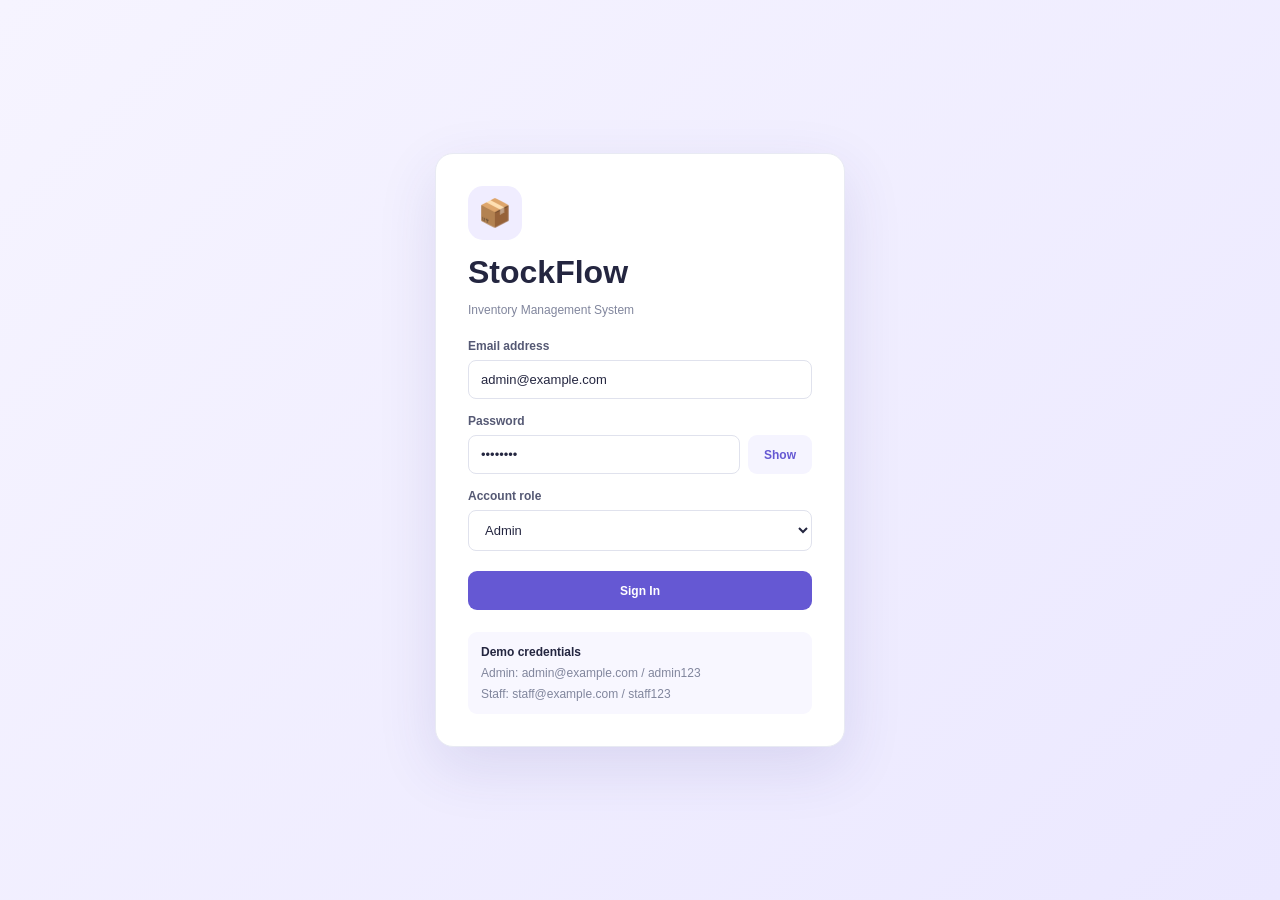
<file: Day-25/index.html>
<!DOCTYPE html>
<html lang="en">
<head>
    <meta charset="UTF-8">
    <meta name="viewport" content="width=device-width, initial-scale=1">
    <title>StockFlow | Inventory Management</title>
    <link rel="stylesheet" href="css/style.css">
</head>
<body>
    <div class="app-layout">
        <aside class="sidebar">
            <a class="brand" href="index.html">📦 StockFlow</a>

            <nav class="navigation">
                <a href="#dashboard" class="active">▦ Dashboard</a>
                <a href="#products">📦 Products</a>
                <a href="#categories">▤ Categories</a>
                <a href="#suppliers">♙ Suppliers</a>
                <a href="#sales">↗ Sales</a>
                <a href="#stock">⇅ Stock Management</a>
                <a href="reports.html">📊 Reports & Export</a>
            </nav>

            <div class="sidebar-bottom">
                <div id="currentUser" class="muted"></div>
                <button id="logoutButton" class="btn btn-light full-width">Log Out</button>
            </div>
        </aside>

        <main class="main-content">
            <header class="page-header">
                <div>
                    <p class="eyebrow">INVENTORY MANAGEMENT</p>
                    <h1 id="pageTitle">Dashboard</h1>
                    <p class="muted">Manage products, stock and sales in one place.</p>
                </div>
                <button class="btn btn-primary" id="openReports">View Reports ↗</button>
            </header>

            <section id="dashboard" class="app-section">
                <div class="stat-grid">
                    <article class="stat-card"><span>Total Products</span><h2 id="dashProducts">0</h2></article>
                    <article class="stat-card"><span>Total Stock Units</span><h2 id="dashStock">0</h2></article>
                    <article class="stat-card"><span>Low-Stock Products</span><h2 id="dashLow">0</h2></article>
                    <article class="stat-card"><span>Total Suppliers</span><h2 id="dashSuppliers">0</h2></article>
                    <article class="stat-card"><span>Sales Revenue</span><h2 id="dashRevenue">₹0</h2></article>
                </div>

                <div class="panel">
                    <div class="section-heading">
                        <div><h2>Inventory Overview</h2><p class="muted">Current saved products</p></div>
                        <button class="btn btn-light" id="dashboardRefresh">Refresh</button>
                    </div>
                    <div class="table-wrap">
                        <table>
                            <thead><tr><th>ID</th><th>Product</th><th>Category</th><th>Price</th><th>Stock</th><th>Status</th></tr></thead>
                            <tbody id="dashboardTable"></tbody>
                        </table>
                    </div>
                </div>
            </section>

            <section id="products" class="app-section">
                <div class="panel">
                    <div class="section-heading"><div><h2>Product Management</h2><p class="muted">Add, edit and delete products.</p></div></div>
                    <form id="productForm" class="form-grid">
                        <input type="hidden" id="productId">
                        <div><label for="productName">Product name</label><input id="productName" required minlength="3"></div>
                        <div><label for="productCategory">Category</label><select id="productCategory" required></select></div>
                        <div><label for="productPrice">Unit price (₹)</label><input id="productPrice" type="number" min="0.01" step="0.01" required></div>
                        <div><label for="productStock">Stock quantity</label><input id="productStock" type="number" min="0" required></div>
                        <div><label for="productMinimum">Minimum stock</label><input id="productMinimum" type="number" min="0" value="10" required></div>
                        <div><label for="productSupplier">Supplier</label><input id="productSupplier" placeholder="Supplier name"></div>
                        <div class="span-all"><label for="productDescription">Description</label><textarea id="productDescription" minlength="3" rows="2"></textarea></div>
                        <div class="span-all form-actions">
                            <button class="btn btn-primary" type="submit" id="saveProduct">Add Product</button>
                            <button class="btn btn-light" type="button" id="cancelProduct">Clear</button>
                        </div>
                    </form>
                    <div class="toolbar"><input id="productSearch" placeholder="Search products..."></div>
                    <div class="table-wrap">
                        <table>
                            <thead><tr><th>ID</th><th>Product</th><th>Category</th><th>Price</th><th>Stock</th><th>Status</th><th>Actions</th></tr></thead>
                            <tbody id="productsTable"></tbody>
                        </table>
                    </div>
                </div>
            </section>

            <section id="categories" class="app-section">
                <div class="panel">
                    <h2>Category Management</h2>
                    <form id="categoryForm" class="form-grid">
                        <input id="categoryId" type="hidden">
                        <div><label for="categoryName">Category name</label><input id="categoryName" required minlength="2"></div>
                        <div><label for="categoryDescription">Description</label><input id="categoryDescription" required></div>
                        <div class="form-actions span-all">
                            <button class="btn btn-primary" type="submit">Save Category</button>
                            <button class="btn btn-light" type="button" id="cancelCategory">Clear</button>
                        </div>
                    </form>
                    <div class="table-wrap">
                        <table><thead><tr><th>Name</th><th>Description</th><th>Products</th><th>Actions</th></tr></thead><tbody id="categoriesTable"></tbody></table>
                    </div>
                </div>
            </section>

            <section id="suppliers" class="app-section">
                <div class="panel">
                    <h2>Supplier Management</h2>
                    <form id="supplierForm" class="form-grid">
                        <input id="supplierId" type="hidden">
                        <div><label for="supplierName">Supplier name</label><input id="supplierName" required></div>
                        <div><label for="supplierCompany">Company</label><input id="supplierCompany" required></div>
                        <div><label for="supplierPhone">Phone</label><input id="supplierPhone" required></div>
                        <div><label for="supplierEmail">Email</label><input id="supplierEmail" type="email" required></div>
                        <div class="span-all"><label for="supplierAddress">Address</label><input id="supplierAddress" required></div>
                        <div class="form-actions span-all"><button class="btn btn-primary">Save Supplier</button><button class="btn btn-light" type="button" id="cancelSupplier">Clear</button></div>
                    </form>
                    <div class="table-wrap">
                        <table><thead><tr><th>Name</th><th>Company</th><th>Phone</th><th>Email</th><th>Address</th><th>Actions</th></tr></thead><tbody id="suppliersTable"></tbody></table>
                    </div>
                </div>
            </section>

            <section id="sales" class="app-section">
                <div class="panel">
                    <h2>Sales Management</h2>
                    <form id="saleForm" class="form-grid">
                        <div><label for="saleCustomer">Customer name</label><input id="saleCustomer" required></div>
                        <div><label for="salePhone">Customer phone</label><input id="salePhone"></div>
                        <div><label for="saleProduct">Product</label><select id="saleProduct" required></select></div>
                        <div><label for="saleQuantity">Quantity</label><input id="saleQuantity" type="number" min="1" required></div>
                        <div><label for="saleDiscount">Discount (₹)</label><input id="saleDiscount" type="number" min="0" value="0"></div>
                        <div><label for="saleDate">Sale date</label><input id="saleDate" type="date" required></div>
                        <div class="span-all"><button class="btn btn-primary">Complete Sale</button></div>
                    </form>
                    <div class="table-wrap">
                        <table><thead><tr><th>Invoice</th><th>Customer</th><th>Product</th><th>Qty</th><th>Total</th><th>Date</th></tr></thead><tbody id="salesTable"></tbody></table>
                    </div>
                </div>
            </section>

            <section id="stock" class="app-section">
                <div class="panel">
                    <h2>Stock In / Stock Out</h2>
                    <form id="stockForm" class="form-grid">
                        <div><label for="movementProduct">Product</label><select id="movementProduct" required></select></div>
                        <div><label for="movementType">Movement</label><select id="movementType"><option value="IN">Stock In</option><option value="OUT">Stock Out</option></select></div>
                        <div><label for="movementQuantity">Quantity</label><input id="movementQuantity" type="number" min="1" required></div>
                        <div><label for="movementReason">Reason</label><input id="movementReason" required></div>
                        <div class="span-all"><button class="btn btn-primary">Save Stock Movement</button></div>
                    </form>
                    <div class="table-wrap">
                        <table><thead><tr><th>Date</th><th>Product</th><th>Movement</th><th>Quantity</th><th>Updated Stock</th><th>Reason</th></tr></thead><tbody id="stockTable"></tbody></table>
                    </div>
                </div>
            </section>

            <section id="notifications" class="app-section">
                <div class="panel">
                    <div class="section-heading"><h2>Notifications</h2><button id="markAllRead" class="btn btn-light">Mark All Read</button></div>
                    <div id="notificationsList"></div>
                </div>
            </section>

            <section id="activity" class="app-section">
                <div class="panel">
                    <h2>Activity Log</h2>
                    <div class="table-wrap"><table><thead><tr><th>Time</th><th>Activity</th></tr></thead><tbody id="activityTable"></tbody></table></div>
                </div>
            </section>
        </main>
    </div>

    <script src="js/storage.js"></script>
    <script src="js/activityLog.js"></script>
    <script src="js/notifications.js"></script>
    <script src="js/auth.js"></script>
    <script src="js/categories.js"></script>
    <script src="js/products.js"></script>
    <script src="js/suppliers.js"></script>
    <script src="js/sales.js"></script>
    <script src="js/stockManagement.js"></script>
    <script src="js/dashboard.js"></script>
    <script src="js/main.js"></script>
</body>
</html>
</file>
<file: Day-25/css/style.css>
:root {
    --primary: #6558d3;
    --primary-dark: #5043b5;
    --bg: #f5f6fc;
    --text: #242640;
    --muted: #81869d;
    --border: #e8eaf3;
    --green: #13865f;
    --red: #d7475b;
    --white: #ffffff;
}

* { box-sizing: border-box; }

body {
    margin: 0;
    background: var(--bg);
    color: var(--text);
    font-family: Inter, -apple-system, BlinkMacSystemFont, "Segoe UI", sans-serif;
}

a { color: inherit; }

.app-layout { min-height: 100vh; }

.sidebar {
    position: fixed;
    inset: 0 auto 0 0;
    width: 245px;
    padding: 24px 16px;
    background: white;
    border-right: 1px solid var(--border);
    display: flex;
    flex-direction: column;
    z-index: 5;
}

.brand {
    padding: 0 10px 28px;
    font-size: 22px;
    font-weight: 800;
    text-decoration: none;
    color: var(--primary);
}

.navigation { display: grid; gap: 7px; }

.navigation a {
    padding: 12px 13px;
    border-radius: 9px;
    color: #777b91;
    font-size: 13px;
    text-decoration: none;
    font-weight: 600;
}

.navigation a:hover,
.navigation a.active {
    background: #f0edff;
    color: var(--primary);
}

.sidebar-bottom { margin-top: auto; }
.sidebar-bottom .muted { margin-bottom: 12px; overflow-wrap: anywhere; }

.main-content {
    max-width: 1800px;
    margin-left: 245px;
    padding: 30px;
}

.page-header,
.section-heading {
    display: flex;
    align-items: center;
    justify-content: space-between;
    gap: 16px;
}

.page-header { margin-bottom: 24px; }

.page-header h1 { margin: 0; font-size: 30px; }
.eyebrow { color: var(--primary); font-size: 10px; letter-spacing: 1.3px; font-weight: 800; }
.muted { color: var(--muted); font-size: 12px; }

.stat-grid {
    display: grid;
    grid-template-columns: repeat(auto-fit, minmax(170px, 1fr));
    gap: 15px;
    margin-bottom: 22px;
}

.stat-card,
.panel {
    padding: 22px;
    background: white;
    border: 1px solid var(--border);
    border-radius: 14px;
    box-shadow: 0 4px 15px rgba(40, 35, 100, .025);
}

.stat-card span { color: var(--muted); font-size: 12px; }
.stat-card h2 { margin: 12px 0 0; font-size: 27px; overflow-wrap: anywhere; }

.panel { margin-bottom: 22px; }
.panel h2 { margin-top: 0; font-size: 18px; }
.section-heading { margin-bottom: 18px; }
.section-heading h2 { margin-bottom: 0; }

.app-section { display: none; }
.app-section:first-of-type { display: block; }
.app-section:target { display: block; }
body:not(:has(.app-section:target)) #dashboard { display: block; }

.form-grid {
    display: grid;
    grid-template-columns: repeat(2, minmax(0, 1fr));
    gap: 16px;
    margin: 18px 0 25px;
}

.form-grid label,
.login-card label {
    display: block;
    margin-bottom: 7px;
    font-size: 12px;
    font-weight: 700;
    color: #555974;
}

input, select, textarea {
    width: 100%;
    min-width: 0;
    padding: 11px 12px;
    border: 1px solid #e0e2ed;
    border-radius: 8px;
    background: white;
    color: var(--text);
    font: inherit;
    font-size: 13px;
    outline: none;
}

input:focus, select:focus, textarea:focus {
    border-color: var(--primary);
    box-shadow: 0 0 0 3px rgba(101, 88, 211, .09);
}

.span-all { grid-column: 1 / -1; }
.form-actions { display: flex; gap: 9px; }
.toolbar { margin: 15px 0; max-width: 350px; }

.btn {
    padding: 10px 15px;
    min-height: 38px;
    border: 1px solid transparent;
    border-radius: 8px;
    font: inherit;
    font-size: 12px;
    font-weight: 700;
    cursor: pointer;
    text-decoration: none;
}

.btn-primary { background: var(--primary); color: white; }
.btn-primary:hover { background: var(--primary-dark); }
.btn-light { background: #f5f4ff; color: var(--primary); border-color: #e8e3ff; }
.full-width { width: 100%; }

.table-wrap { overflow-x: auto; width: 100%; border: 1px solid #eff0f6; border-radius: 9px; }

table { width: 100%; border-collapse: collapse; text-align: left; white-space: nowrap; }
th { padding: 13px; background: #f8f8fc; color: #777b92; font-size: 11px; }
td { padding: 13px; border-top: 1px solid #eff0f6; font-size: 12px; }
tbody tr:hover { background: #faf9ff; }

.action-buttons { display: flex; gap: 6px; }
.action-buttons button { padding: 6px 9px; border-radius: 6px; border: 1px solid var(--border); background: white; cursor: pointer; }
.action-buttons .delete { color: var(--red); }

.pill { display: inline-block; padding: 5px 8px; border-radius: 6px; background: #e5f7ed; color: var(--green); font-size: 10px; font-weight: 700; }
.pill.low { background: #fff3df; color: #ad7016; }
.pill.out { background: #ffeaed; color: var(--red); }

.login-page {
    min-height: 100vh;
    display: grid;
    place-items: center;
    padding: 20px;
    background: linear-gradient(135deg, #f6f4ff, #ebe8ff);
}

.login-card {
    width: min(100%, 410px);
    padding: 32px;
    background: white;
    border: 1px solid var(--border);
    border-radius: 18px;
    box-shadow: 0 20px 60px rgba(60, 50, 140, .12);
}

.login-logo {
    display: grid;
    place-items: center;
    width: 54px;
    height: 54px;
    margin-bottom: 14px;
    background: #f0edff;
    border-radius: 15px;
    font-size: 27px;
}

.login-card h1 { margin: 0; }
.login-card > p { margin-bottom: 22px; }
.login-card label { margin-top: 15px; }
.login-card .btn-primary { margin-top: 20px; }
.password-row { display: flex; gap: 8px; }
.password-row input { flex: 1; min-width: 0; }
.demo-box { margin-top: 20px; padding: 13px; background: #f8f7ff; border-radius: 9px; font-size: 12px; }
.demo-box p { margin: 7px 0 0; color: var(--muted); }
.form-message { color: var(--red); font-size: 12px; }

.notification-item { padding: 13px; border-bottom: 1px solid var(--border); font-size: 13px; }
.notification-item small { display: block; color: var(--muted); margin-top: 5px; }
.notification-item.unread { background: #f5f3ff; }

@media (max-width: 900px) {
    .sidebar { position: static; width: 100%; padding: 15px; }
    .navigation { display: flex; flex-wrap: wrap; }
    .sidebar-bottom { margin-top: 15px; }
    .main-content { margin-left: 0; padding: 18px; }
}

@media (max-width: 550px) {
    .form-grid { grid-template-columns: 1fr; }
    .span-all { grid-column: auto; }
    .page-header { align-items: flex-start; flex-direction: column; }
    .stat-grid { grid-template-columns: repeat(2, minmax(0, 1fr)); }
    .stat-card, .panel { padding: 15px; }
}
/* DAY 26 - INVENTORY REPORTS */

:root {
    --report-primary: #6558d3;
    --report-primary-dark: #5043b5;
    --report-bg: #f5f6fc;
    --report-text: #242640;
    --report-muted: #81869d;
    --report-border: #e8eaf3;
    --report-white: #ffffff;
    --report-green: #13865f;
    --report-red: #d7475b;
    --report-orange: #d98220;
}

* {
    box-sizing: border-box;
}

body {
    margin: 0;
    font-family: Inter, -apple-system, BlinkMacSystemFont, "Segoe UI", sans-serif;
    color: var(--report-text);
    background: var(--report-bg);
}

.report-layout {
    min-height: 100vh;
}

.report-sidebar {
    width: 245px;
    background: #fff;
    border-right: 1px solid var(--report-border);
    position: fixed;
    inset: 0 auto 0 0;
    display: flex;
    flex-direction: column;
    padding: 25px 16px 18px;
    z-index: 10;
}

.brand {
    display: flex;
    align-items: center;
    gap: 10px;
    padding: 0 10px 32px;
    color: var(--report-text);
    font-size: 21px;
    font-weight: 800;
    text-decoration: none;
}

.brand-icon {
    display: grid;
    place-items: center;
    width: 39px;
    height: 39px;
    border-radius: 12px;
    background: #eeeaff;
    font-size: 21px;
}

.nav-heading {
    margin: 0 10px 12px;
    font-size: 10px;
    letter-spacing: 1.3px;
    color: #9a9db1;
    font-weight: 800;
}

.side-nav {
    display: grid;
    gap: 6px;
}

.side-nav a {
    display: flex;
    align-items: center;
    gap: 12px;
    min-height: 45px;
    padding: 11px 13px;
    border-radius: 10px;
    color: #73778f;
    text-decoration: none;
    font-size: 13px;
    font-weight: 600;
    transition: background .2s, color .2s;
}

.side-nav a span {
    width: 20px;
    text-align: center;
    font-size: 16px;
}

.side-nav a:hover,
.side-nav a.active {
    color: var(--report-primary);
    background: #f0edff;
}

.sidebar-bottom {
    margin-top: auto;
}

.sidebar-note {
    padding: 15px;
    background: linear-gradient(140deg, #f2efff, #f8f6ff);
    border: 1px solid #e8e1ff;
    border-radius: 13px;
}

.sidebar-note > span {
    font-size: 22px;
}

.sidebar-note strong {
    display: block;
    margin-top: 8px;
    font-size: 13px;
}

.sidebar-note p {
    margin: 6px 0 0;
    color: var(--report-muted);
    font-size: 11px;
    line-height: 1.6;
}

.back-link {
    display: block;
    margin: 20px 10px 0;
    color: #777b91;
    text-decoration: none;
    font-size: 12px;
}

.back-link:hover {
    color: var(--report-primary);
}

.report-main {
    max-width: 1800px;
    margin-left: 245px;
    padding: 30px 34px;
}

.report-topbar {
    display: flex;
    align-items: center;
    justify-content: space-between;
    gap: 20px;
    margin-bottom: 25px;
}

.eyebrow {
    margin: 0 0 9px;
    color: var(--report-primary);
    font-size: 10px;
    font-weight: 800;
    letter-spacing: 1.3px;
}

.report-topbar h1 {
    margin: 0;
    font-size: clamp(24px, 3vw, 31px);
    letter-spacing: -.8px;
}

.page-subtitle {
    margin: 9px 0 0;
    color: var(--report-muted);
    font-size: 13px;
}

.welcome-banner {
    min-height: 160px;
    padding: 26px 30px;
    display: flex;
    justify-content: space-between;
    align-items: center;
    gap: 20px;
    color: white;
    border-radius: 17px;
    background: linear-gradient(115deg, #6558d3 0%, #8072e5 65%, #a69bf7 100%);
    box-shadow: 0 10px 26px rgba(101, 88, 211, .15);
    overflow: hidden;
}

.banner-label {
    display: inline-block;
    margin-bottom: 11px;
    font-size: 10px;
    letter-spacing: 1.5px;
    font-weight: 800;
    opacity: .85;
}

.welcome-banner h2 {
    margin: 0;
    font-size: clamp(21px, 3vw, 28px);
}

.welcome-banner p {
    margin: 9px 0 0;
    font-size: 13px;
    opacity: .87;
}

.banner-art {
    flex-shrink: 0;
    display: grid;
    place-items: center;
    width: 100px;
    height: 100px;
    border-radius: 27px;
    background: rgba(255, 255, 255, .16);
    font-size: 47px;
    transform: rotate(4deg);
}

.stats-grid {
    display: grid;
    grid-template-columns: repeat(5, minmax(0, 1fr));
    gap: 15px;
    margin: 22px 0;
}

.stat-card {
    min-width: 0;
    padding: 18px;
    background: var(--report-white);
    border: 1px solid var(--report-border);
    border-radius: 14px;
    box-shadow: 0 3px 12px rgba(35, 32, 85, .025);
}

.stat-top {
    display: flex;
    align-items: center;
    justify-content: space-between;
    gap: 5px;
}

.stat-icon {
    display: grid;
    place-items: center;
    width: 38px;
    height: 38px;
    border-radius: 11px;
    font-size: 20px;
    font-weight: 800;
}

.stat-icon.purple {
    color: #6558d3;
    background: #efecff;
}

.stat-icon.blue {
    color: #2874ce;
    background: #e8f3ff;
}

.stat-icon.green {
    color: #13865f;
    background: #e2f7ed;
}

.stat-icon.orange {
    color: #c77b16;
    background: #fff3df;
}

.stat-icon.red {
    color: #d7475b;
    background: #ffeaed;
}

.stat-caption {
    color: #a0a3b5;
    font-size: 10px;
    text-align: right;
}

.stat-label {
    margin: 16px 0 6px;
    color: #767a91;
    font-size: 12px;
    line-height: 1.5;
}

.stat-card h2 {
    margin: 0;
    font-size: clamp(20px, 2vw, 27px);
    letter-spacing: -.6px;
    overflow-wrap: anywhere;
}

.stat-foot {
    margin: 9px 0 0;
    color: #9a9db0;
    font-size: 10px;
    line-height: 1.5;
}

.report-panel {
    min-width: 0;
    padding: 22px;
    margin-bottom: 20px;
    background: var(--report-white);
    border: 1px solid var(--report-border);
    border-radius: 15px;
    box-shadow: 0 3px 12px rgba(35, 32, 85, .025);
}

.panel-heading {
    display: flex;
    align-items: center;
    justify-content: space-between;
    gap: 15px;
    margin-bottom: 21px;
}

.panel-heading h2 {
    margin: 0;
    font-size: 17px;
}

.panel-heading p {
    margin: 7px 0 0;
    color: var(--report-muted);
    font-size: 12px;
    line-height: 1.5;
}

.btn {
    display: inline-flex;
    justify-content: center;
    align-items: center;
    gap: 7px;
    min-height: 39px;
    padding: 10px 15px;
    border: 1px solid transparent;
    border-radius: 9px;
    font-family: inherit;
    font-size: 12px;
    font-weight: 700;
    cursor: pointer;
    transition: background .2s, transform .2s;
    white-space: nowrap;
}

.btn:active {
    transform: scale(.98);
}

.btn-primary {
    color: white;
    background: var(--report-primary);
}

.btn-primary:hover {
    background: var(--report-primary-dark);
}

.btn-outline {
    color: #555974;
    background: #fff;
    border-color: var(--report-border);
}

.btn-outline:hover {
    color: var(--report-primary);
    background: #f7f5ff;
    border-color: #d7d0ff;
}

.btn-small {
    min-height: 32px;
    padding: 7px 11px;
    font-size: 11px;
}

.filters {
    display: grid;
    grid-template-columns: minmax(180px, 1.7fr) minmax(145px, 1fr)
        minmax(145px, 1fr) auto;
    align-items: end;
    gap: 12px;
    padding: 16px;
    margin-bottom: 20px;
    background: #f8f8fd;
    border: 1px solid #eff0f8;
    border-radius: 12px;
}

.filter-field {
    min-width: 0;
}

.filter-field label {
    display: block;
    margin-bottom: 8px;
    color: #555a75;
    font-size: 11px;
    font-weight: 700;
}

.filter-field input,
.filter-field select {
    width: 100%;
    min-width: 0;
    height: 40px;
    padding: 0 11px;
    border: 1px solid #e2e4ef;
    border-radius: 8px;
    background: #fff;
    color: var(--report-text);
    font: inherit;
    font-size: 12px;
    outline: none;
}

.filter-field input:focus,
.filter-field select:focus {
    border-color: var(--report-primary);
    box-shadow: 0 0 0 3px rgba(101, 88, 211, .09);
}

.clear-button {
    height: 40px;
}

.report-meta {
    display: flex;
    align-items: center;
    justify-content: space-between;
    gap: 12px;
    margin-bottom: 12px;
    color: var(--report-muted);
    font-size: 11px;
}

.report-meta > div {
    display: flex;
    align-items: center;
    flex-wrap: wrap;
    gap: 10px;
}

.report-meta strong {
    color: var(--report-text);
    font-size: 13px;
}

.report-meta #recordCount {
    padding: 5px 8px;
    color: var(--report-primary);
    background: #f0edff;
    border-radius: 6px;
    font-weight: 700;
}

.table-wrap {
    width: 100%;
    overflow-x: auto;
    border: 1px solid #eff0f6;
    border-radius: 10px;
}

table {
    width: 100%;
    border-collapse: collapse;
    text-align: left;
    white-space: nowrap;
}

thead {
    background: #f8f8fc;
}

th {
    padding: 14px 13px;
    color: #777b92;
    font-size: 10px;
    font-weight: 800;
    letter-spacing: .25px;
    border-bottom: 1px solid var(--report-border);
}

td {
    padding: 14px 13px;
    color: #555a73;
    font-size: 12px;
    border-bottom: 1px solid #f0f1f7;
}

tbody tr:last-child td {
    border-bottom: 0;
}

tbody tr:hover {
    background: #faf9ff;
}

.product-id {
    color: var(--report-primary);
    font-weight: 700;
}

.product-name {
    color: #30334e;
    font-weight: 700;
}

.category-chip {
    display: inline-block;
    padding: 5px 8px;
    color: #6558d3;
    background: #f0edff;
    border-radius: 6px;
    font-size: 10px;
    font-weight: 700;
}

.status-badge {
    display: inline-flex;
    align-items: center;
    gap: 6px;
    padding: 6px 9px;
    border-radius: 7px;
    font-size: 10px;
    font-weight: 800;
}

.status-badge::before {
    content: "";
    width: 6px;
    height: 6px;
    border-radius: 50%;
    background: currentColor;
}

.status-in-stock {
    color: #13865f;
    background: #e6f8ef;
}

.status-low-stock {
    color: #b87316;
    background: #fff3dc;
}

.status-out-of-stock {
    color: #d7475b;
    background: #ffeaed;
}

.empty-cell {
    padding: 32px 12px;
    color: #9699ad;
    text-align: center;
}

.table-note {
    margin: 12px 0 0;
    color: #9296aa;
    font-size: 11px;
    line-height: 1.6;
}

.secondary-grid {
    display: grid;
    grid-template-columns: minmax(0, 1.2fr) minmax(300px, .8fr);
    gap: 20px;
    align-items: start;
}

.secondary-grid .report-panel {
    height: 100%;
}

.status-export-row {
    display: flex;
    align-items: center;
    justify-content: space-between;
    gap: 12px;
    padding: 15px 0;
    border-bottom: 1px solid #eff0f6;
}

.status-export-row:last-child {
    border-bottom: 0;
}

.status-export-row > div {
    min-width: 0;
}

.status-export-row strong {
    color: #343750;
    font-size: 12px;
}

.status-export-row p {
    margin: 6px 0 0 15px;
    color: var(--report-muted);
    font-size: 11px;
}

.status-dot {
    display: inline-block;
    width: 8px;
    height: 8px;
    margin-right: 7px;
    border-radius: 50%;
}

.dot-green {
    background: #20a578;
}

.dot-orange {
    background: #e6a03c;
}

.dot-red {
    background: #df5265;
}

.report-footer {
    display: flex;
    justify-content: space-between;
    gap: 12px;
    padding: 12px 0 0;
    color: #999cb0;
    font-size: 10px;
}

.report-toast {
    position: fixed;
    right: 24px;
    bottom: 24px;
    z-index: 99;
    max-width: calc(100vw - 48px);
    padding: 13px 18px;
    color: white;
    background: #292744;
    border-radius: 10px;
    box-shadow: 0 8px 30px rgba(25, 22, 60, .18);
    font-size: 12px;
    opacity: 0;
    transform: translateY(12px);
    pointer-events: none;
    transition: opacity .2s, transform .2s;
}

.report-toast.show {
    opacity: 1;
    transform: translateY(0);
}

.report-toast.error {
    background: #b83248;
}

@media (max-width: 1350px) {
    .stats-grid {
        grid-template-columns: repeat(3, minmax(0, 1fr));
    }
}

@media (max-width: 1050px) {
    .report-sidebar {
        width: 205px;
    }

    .report-main {
        margin-left: 205px;
        padding: 24px 20px;
    }

    .filters {
        grid-template-columns: repeat(2, minmax(0, 1fr));
    }

    .secondary-grid {
        grid-template-columns: 1fr;
    }
}

@media (max-width: 700px) {
    .report-sidebar {
        position: static;
        width: 100%;
        padding: 14px;
        border-right: 0;
        border-bottom: 1px solid var(--report-border);
    }

    .brand {
        padding: 0 5px 15px;
    }

    .nav-heading,
    .sidebar-bottom {
        display: none;
    }

    .side-nav {
        display: flex;
        gap: 5px;
        overflow-x: auto;
        padding-bottom: 3px;
    }

    .side-nav a {
        flex-shrink: 0;
        min-height: 38px;
        padding: 9px 10px;
        font-size: 11px;
    }

    .side-nav a span {
        width: auto;
    }

    .report-main {
        margin-left: 0;
        padding: 20px 13px;
    }

    .report-topbar {
        align-items: flex-start;
        flex-direction: column;
    }

    .welcome-banner {
        min-height: 145px;
        padding: 21px;
    }

    .banner-art {
        width: 65px;
        height: 65px;
        border-radius: 18px;
        font-size: 32px;
    }

    .stats-grid {
        grid-template-columns: repeat(2, minmax(0, 1fr));
        gap: 10px;
    }

    .stat-card {
        padding: 13px;
    }

    .stat-card h2 {
        font-size: 22px;
    }

    .report-panel {
        padding: 15px;
    }

    .panel-heading {
        align-items: flex-start;
        flex-direction: column;
    }

    .filters {
        grid-template-columns: 1fr;
        padding: 12px;
    }

    .report-meta {
        align-items: flex-start;
        flex-direction: column;
    }

    .report-footer {
        flex-direction: column;
    }
}

@media (max-width: 390px) {
    .stats-grid {
        grid-template-columns: 1fr;
    }

    .welcome-banner h2 {
        font-size: 21px;
    }

    .banner-art {
        display: none;
    }
}
</file>
